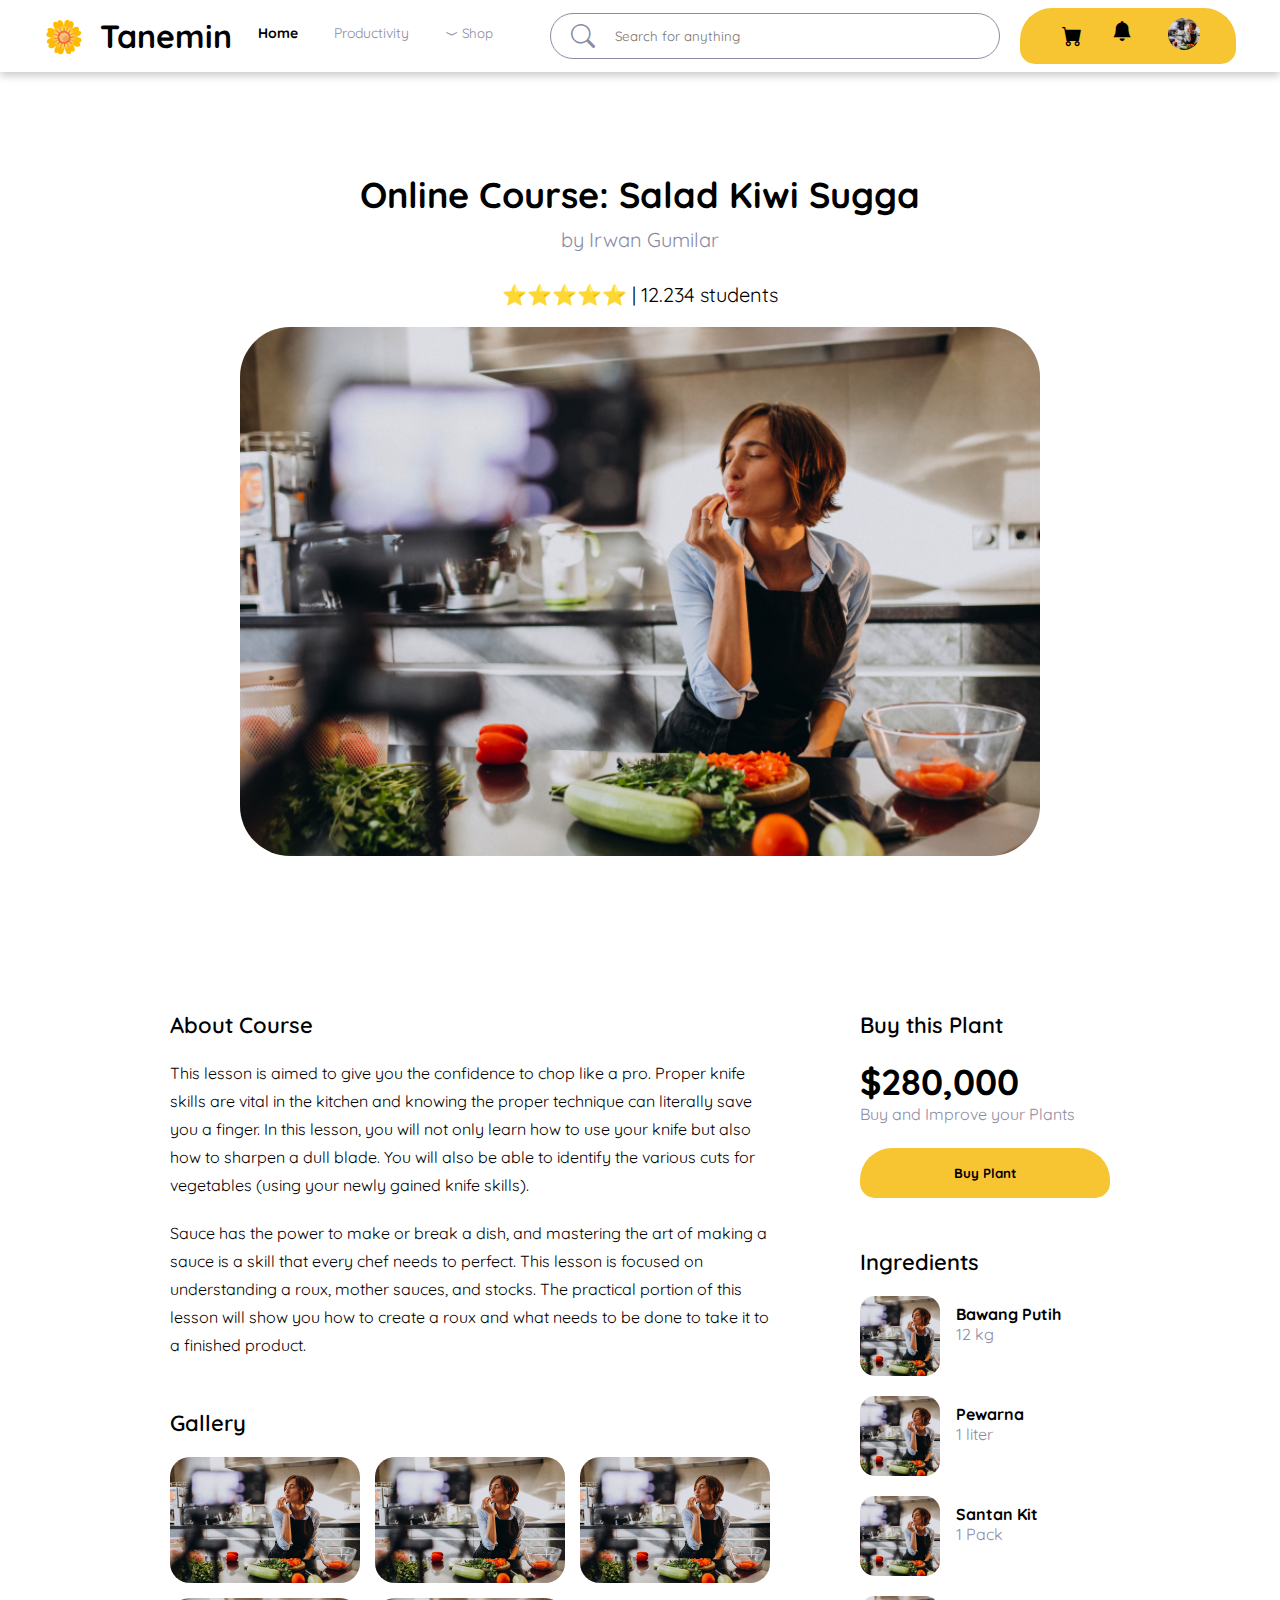
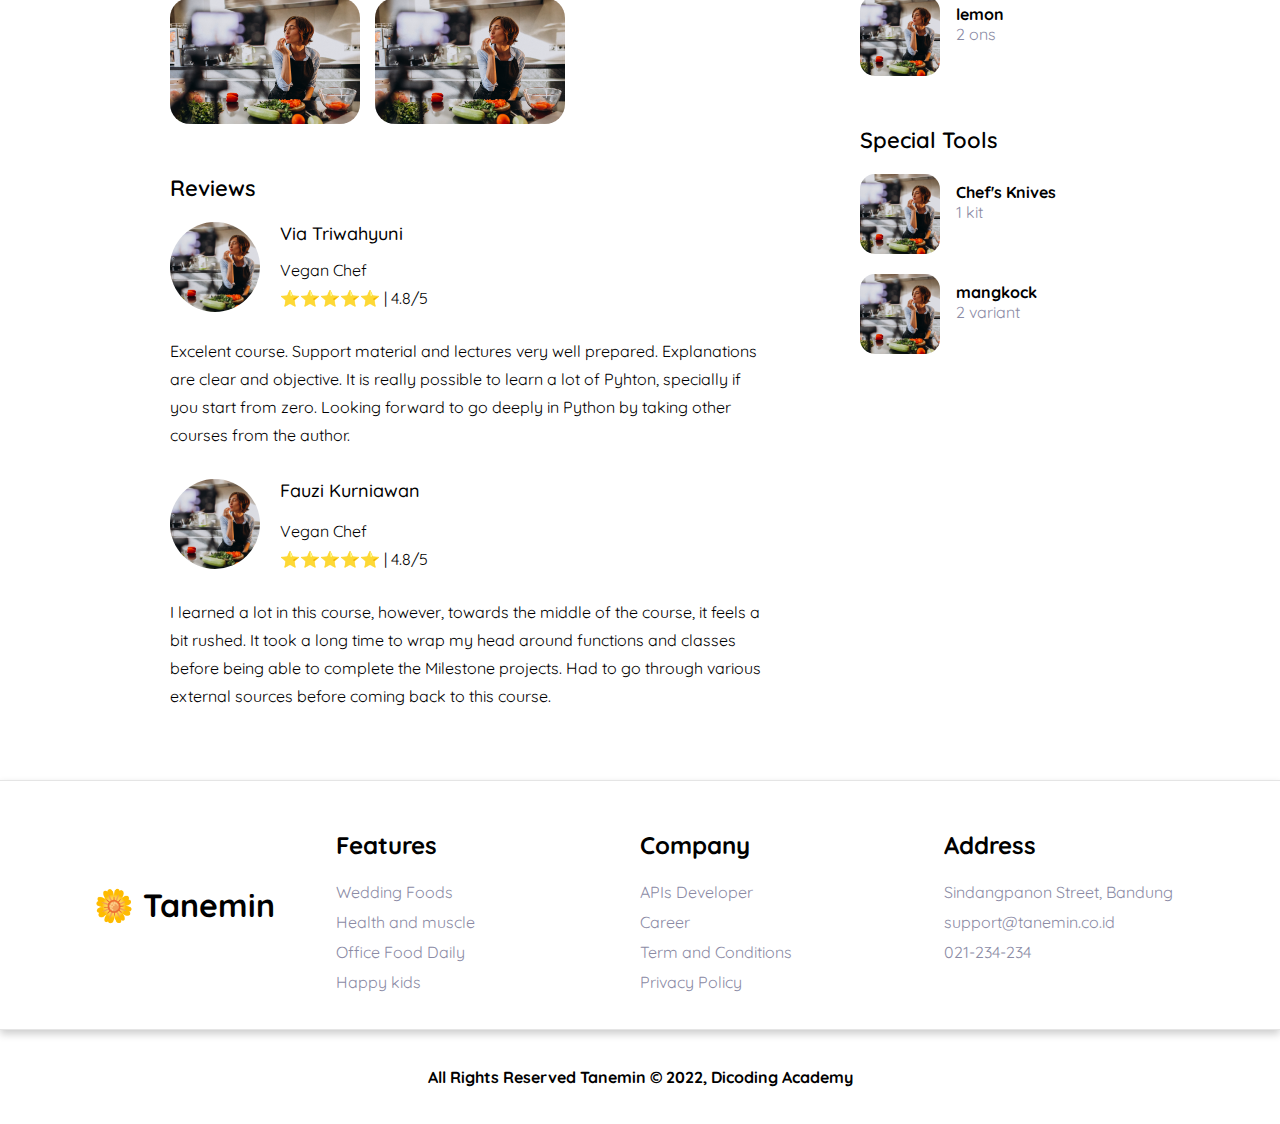
<file: Detail/index.html>
<!DOCTYPE html>
<html lang="en">

<head>
    <meta charset="UTF-8">
    <meta http-equiv="X-UA-Compatible" content="IE=edge">
    <meta name="viewport" content="width=device-width, initial-scale=1.0" />
    <title>Document</title>
    <link href="https://fonts.googleapis.com/css2?family=Quicksand:wght@300;400;500;700&display=swap"
        rel="stylesheet" />

    <link rel="stylesheet" href="https://cdn.jsdelivr.net/npm/bootstrap-icons@1.8.3/font/bootstrap-icons.css">
    <link rel="stylesheet" href="../Nav and Footer/style.css">
    <link rel="stylesheet" href="../Nav and Footer/responsives.css">
    <link rel="stylesheet" href="./style.css">
    <link rel="stylesheet" href="./responsives.css">
</head>

<body>
    <header class="nav-bar">
        <div class="nav-hamburger">
            <button id="btnHamburger"><i class="bi bi-list" style="font-size: 30px;"></i></button>
        </div>
        <div class="nav-logo">
            <h1>🌼</h1>
            <h1 class="company-name">Tanemin</h1>
        </div>
        <div class="nav-menu">

            <div class="nav-list" id="navList">
                <a href="" class="nav-item active">Home</a>
                <a href="" class="nav-item">Productivity</a>
                <div class="nav-item">
                    <button id="btnShop">
                        <i class="bi bi-chevron-compact-down" style=" color: #8B8BA5;"></i> Shop
                    </button>
                    <div id="dropdownShop" class="dropdown-shop">
                        <a href="" class="shop-item">
                            <p><i class="bi bi-cart-plus"></i></p>
                            <p>Shop Now</p>
                            <p><i class="bi bi-chevron-compact-right"></i></p>
                        </a>
                        <a href="" class="shop-item">
                            <p><i class="bi bi-stars"></i></p>
                            <p>Best Plant</p>
                            <p><i class="bi bi-chevron-compact-right"></i></p>
                        </a>
                        <a href="" class="shop-item">
                            <p><i class="bi bi-people"></i></p>
                            <p>Recomendations For You</p>
                            <p><i class="bi bi-chevron-compact-right"></i></p>
                        </a>
                        <button class="shop-item" id="btnShop">
                            <p><i class="bi bi-filter"></i></p>
                            <p>Shop Filter</p>
                            <p><i class="bi bi-chevron-compact-right"></i></p>
                        </button>
                    </div>
                </div>
            </div>
            <div class="nav-search">
                <i class="bi bi-search" style="font-size: 24px; color: #8B8BA5;"></i>
                <input type="text" placeholder="Search for anything">
            </div>
            <div class="nav-list-button">
                <div class="btn-border">
                    <button>
                        <i class="bi bi-cart-fill" style="font-size: 20px; color: black;"></i>
                    </button>
                    <div class="btn-notification">
                        <button id="btnNotification">
                            <i class="bi bi-bell-fill" style="font-size: 20px; color: black;"></i>
                        </button>
                        <div id="dropdownNotification" class="dropdown-notification">
                            <div class="nav-notification-header">
                                <h2>Notifications</h2>
                                <button>Settings</button>
                            </div>
                            <hr>
                            <div class="nav-notification-content">
                                <p>No Notifications</p>
                            </div>
                        </div>
                    </div>
                    <div class="btn-profile">
                        <button id="btnProfile">
                            <img src="./../Detail/assets/main poster.png" alt="">
                        </button>
                        <div id="dropdownProfile" class="dropdown-profile">
                            <div class="profile-card">
                                <img src="./../Detail/assets/main poster.png" alt="">
                                <div id="dropdownProfile" class="profile-account">
                                    <p class="profile-name">Irwan Gumilar</p>
                                    <p>irwan@tanemin.co.id</p>
                                </div>
                            </div>
                            <hr>
                            <a href="">My Profile</a>
                            <a href="">Cart</a>
                            <a href="">Notifications</a>
                            <hr>
                            <a href="">Setting</a>
                            <a href="">About</a>
                            <hr>
                            <a href="">Logout</a>
                        </div>

                    </div>
                </div>
            </div>
        </div>
    </header>
    <main>
        <div class="detail-container">
            <div class="detail-header">
                <h2 class="item-name">Online Course: Salad Kiwi Sugga</h2>
                <p class="item-author">by Irwan Gumilar</p>
                <p class="item-review">⭐️⭐️⭐️⭐️⭐️ | 12.234 students</p>
                <img src="./assets/main poster.png" alt="Cooking master">

            </div>
            <div class="detail-content">
                <div class="detail-information">
                    <h3>About Course</h3>
                    <p>This lesson is aimed to give you the confidence to chop like a pro. Proper knife skills are
                        vital in the kitchen and knowing the proper technique can literally save you a finger. In
                        this lesson, you will not only learn how to use your knife but also how to sharpen a dull
                        blade. You will also be able to identify the various cuts for vegetables (using your newly
                        gained knife skills).</p>
                    <br>
                    <p>Sauce has the power to make or break a dish, and mastering the art of making a sauce is a
                        skill that every chef needs to perfect. This lesson is focused on understanding a roux,
                        mother sauces, and stocks. The practical portion of this lesson will show you how to create
                        a roux and what needs to be done to take it to a finished product.</p>

                    <h3>Gallery</h3>
                    <div class="detail-galery">
                        <img src="./assets/main poster.png" alt="">
                        <img src="./assets/main poster.png" alt="">
                        <img src="./assets/main poster.png" alt="">
                        <img src="./assets/main poster.png" alt="">
                        <img src="./assets/main poster.png" alt="">
                    </div>
                    <h3>Reviews</h3>
                    <ul class="detail-review">
                        <li class="item-review">
                            <div class="review-account">
                                <img src="./assets/main poster.png" alt="">
                                <div class="account-detail">
                                    <h4>Via Triwahyuni</h4>
                                    <p class="label">Vegan Chef</p>
                                    <p>⭐️⭐️⭐️⭐️⭐️ | 4.8/5</p>
                                </div>
                            </div>
                            <p>Excelent course. Support material and lectures very well prepared. Explanations
                                are clear and objective. It is really possible to learn a lot of Pyhton,
                                specially if you start from zero. Looking forward to go deeply in Python by
                                taking other courses from the author.
                            </p>
                        </li>
                        <li class="item-review">
                            <div class="review-account">
                                <div class="review-photo"><img src="./assets/main poster.png" alt=""></div>
                                <div class="account-detail">
                                    <h4>Fauzi Kurniawan</h4>
                                    <p class="label">Vegan Chef</p>
                                    <p>⭐️⭐️⭐️⭐️⭐️ | 4.8/5</p>
                                </div>
                            </div>
                            <p>I learned a lot in this course, however, towards the middle of the course, it
                                feels a bit rushed. It took a long time to wrap my head around functions and
                                classes before being able to complete the Milestone projects. Had to go through
                                various external sources before coming back to this course.
                            </p>
                        </li>
                    </ul>

                </div>
                <div class="detail-transaction">
                    <form action="">
                        <h3>Buy this Plant</h3>
                        <p class="price">$280,000</p>
                        <p class="label">Buy and Improve your Plants</p>
                        <button>Buy Plant</button>
                    </form>
                    <div class="ingredients">
                        <h3>Ingredients</h3>
                        <ul class="transaction-additional">
                            <li class="additional-item">
                                <img src="./assets/main poster.png" alt="">
                                <div class="additional-details">
                                    <h4>Bawang Putih</h4>
                                    <p class="label">12 kg</p>
                                </div>
                            </li>
                            <li class="additional-item">
                                <img src="./assets/main poster.png" alt="">
                                <div class="additional-details">
                                    <h4>Pewarna</h4>
                                    <p class="label">1 liter</p>
                                </div>
                            </li>
                            <li class="additional-item">
                                <img src="./assets/main poster.png" alt="">
                                <div class="additional-details">
                                    <h4>Santan Kit</h4>
                                    <p class="label">1 Pack</p>
                                </div>
                            </li>
                            <li class="additional-item">
                                <img src="./assets/main poster.png" alt="">
                                <div class="additional-details">
                                    <h4>lemon</h4>
                                    <p class="label">2 ons</p>
                                </div>
                            </li>
                        </ul>
                    </div>
                    <div class="tools">
                        <h3>Special Tools</h3>
                        <ul class="transaction-additional">
                            <li class="additional-item">
                                <img src="./assets/main poster.png" alt="">
                                <div class="additional-details">
                                    <h4>Chef's Knives</h4>
                                    <p class="label">1 kit</p>
                                </div>
                            </li>
                            <li class="additional-item">
                                <img src="./assets/main poster.png" alt="">
                                <div class="additional-details">
                                    <h4>mangkock</h4>
                                    <p class="label">2 variant</p>
                                </div>
                            </li>
                        </ul>
                    </div>
                </div>
            </div>

        </div>
    </main>
    <footer class="footer">
        <div class="footer-content">
            <div class="footer-logo">
                <h1>🌼 Tanemin</h1>
            </div>
            <div class="footer-features">
                <h2 class="footer-title">Features</h2>
                <div class="footer-list">
                    <a href="" class="footer-item">Wedding Foods</a>
                    <a href="" class="footer-item active">Health and muscle</a>
                    <a href="" class="footer-item">Office Food Daily</a>
                    <a href="" class="footer-item">Happy kids</a>
                </div>
            </div>
            <div class="footer-company">
                <h2 class="footer-title">Company</h2>
                <div class="footer-list">
                    <a href="" class="footer-item">APIs Developer</a>
                    <a href="" class="footer-item">Career</a>
                    <a href="" class="footer-item">Term and Conditions</a>
                    <a href="" class="footer-item">Privacy Policy</a>
                </div>
                </h2>
            </div>
            <div class="footer-address">
                <h2 class="footer-title">Address</h2>
                <p>Sindangpanon Street, Bandung</p>
                <p>support@tanemin.co.id</p>
                <p>021-234-234</p>
            </div>
        </div>
        <div class="footer-copyright">All Rights Reserved Tanemin &#169; 2022, Dicoding Academy</div>
    </footer>
    <script>
        const btnshop = document.querySelector('#btnShop');
        const btnnotif = document.querySelector('#btnNotification');
        const btnprofile = document.querySelector('#btnProfile');
        const btnHamburger = document.querySelector('#btnHamburger')


        const dropdownShop = document.querySelector('#dropdownShop')
        const dropdownNotification = document.querySelector('#dropdownNotification')
        const dropdownProfile = document.querySelector('#dropdownProfile')
        const navlist = document.querySelector('#navList')

        const main = document.querySelector('main');


        btnshop.addEventListener('click', (event) => {
            event.preventDefault()
            dropdownShop.classList = 'dropdown-shop-active';
            dropdownNotification.classList = 'dropdown-notification';
            dropdownProfile.classList = 'dropdown-profile';
        })
        btnnotif.addEventListener('click', (event) => {
            event.preventDefault()
            dropdownShop.classList = 'dropdown-shop';
            dropdownNotification.classList = 'dropdown-notification-active';
            dropdownProfile.classList = 'dropdown-profile';
        })
        btnprofile.addEventListener('click', (event) => {
            event.preventDefault()

            dropdownShop.classList = 'dropdown-shop';
            dropdownNotification.classList = 'dropdown-notification';
            dropdownProfile.classList = 'dropdown-profile-active';
        })
        btnHamburger.addEventListener('click', (event) => {
            event.preventDefault()
            navlist.classList.add('active')
        })


        main.addEventListener('click', (event) => {
            event.preventDefault()
            dropdownShop.classList = 'dropdown-shop';
            dropdownNotification.classList = 'dropdown-notification';
            dropdownProfile.classList = 'dropdown-profile';
            navlist.classList.remove('active')
        })

    </script>
</body>

</html>
</file>
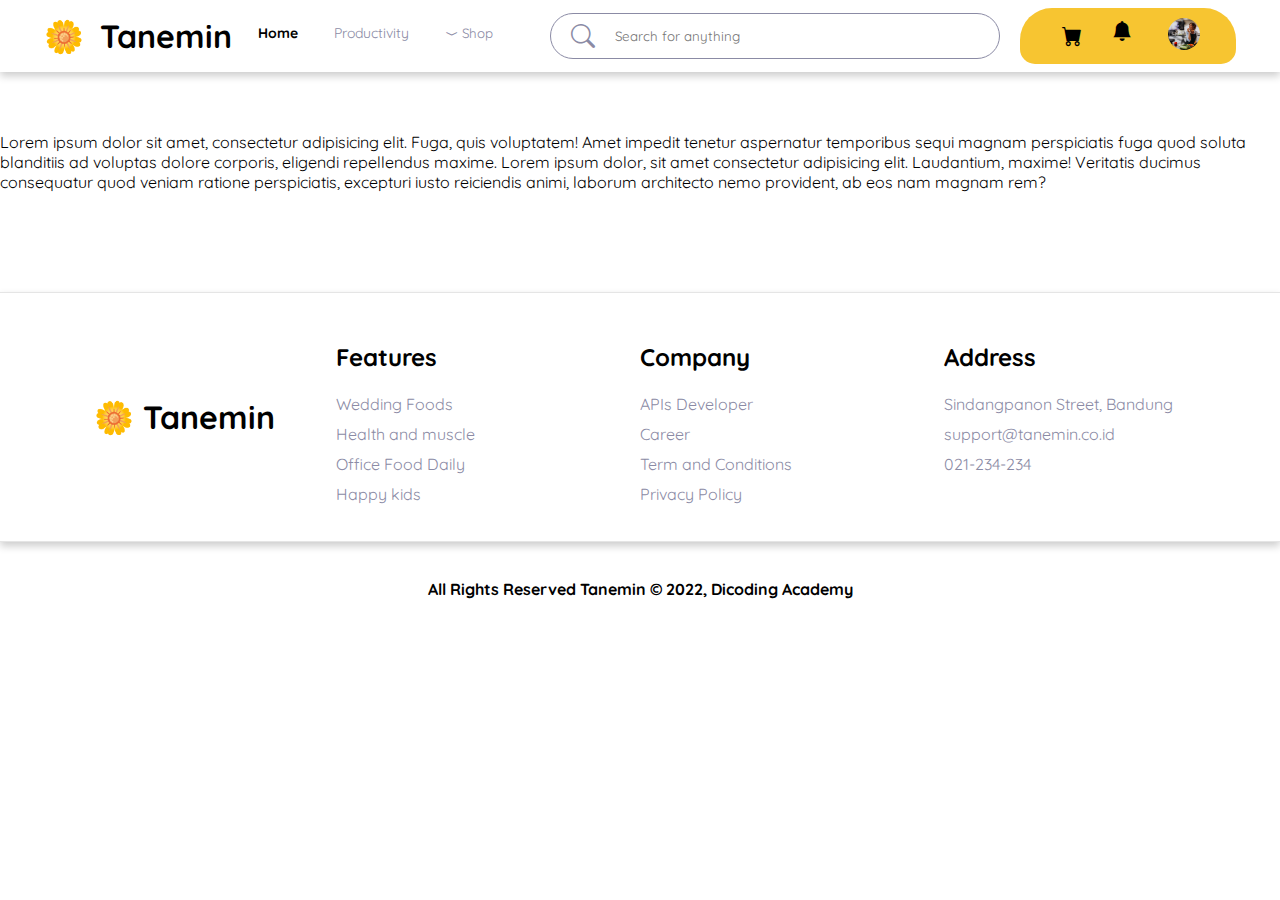
<file: Nav and Footer/index.html>
<!DOCTYPE html>
<html lang="en">

<head>
    <meta charset="UTF-8">
    <meta http-equiv="X-UA-Compatible" content="IE=edge">
    <meta name="viewport" content="width=device-width, initial-scale=1.0" />
    <title>Document</title>
    <link href="https://fonts.googleapis.com/css2?family=Quicksand:wght@300;400;500;700&display=swap"
        rel="stylesheet" />

    <link rel="stylesheet" href="style.css">
    <link rel="stylesheet" href="responsives.css">

    <link rel="stylesheet" href="https://cdn.jsdelivr.net/npm/bootstrap-icons@1.8.3/font/bootstrap-icons.css">
</head>

<body>
    <header class="nav-bar">
        <div class="nav-hamburger">
            <button id="btnHamburger"><i class="bi bi-list" style="font-size: 30px;"></i></button>
        </div>
        <div class="nav-logo">
            <h1>🌼</h1>
            <h1 class="company-name">Tanemin</h1>
        </div>
        <div class="nav-menu">

            <div class="nav-list" id="navList">
                <a href="" class="nav-item active">Home</a>
                <a href="" class="nav-item">Productivity</a>
                <div class="nav-item">
                    <button id="btnShop">
                        <i class="bi bi-chevron-compact-down" style=" color: #8B8BA5;"></i> Shop
                    </button>
                    <div id="dropdownShop" class="dropdown-shop">
                        <a href="" class="shop-item">
                            <p><i class="bi bi-cart-plus"></i></p>
                            <p>Shop Now</p>
                            <p><i class="bi bi-chevron-compact-right"></i></p>
                        </a>
                        <a href="" class="shop-item">
                            <p><i class="bi bi-stars"></i></p>
                            <p>Best Plant</p>
                            <p><i class="bi bi-chevron-compact-right"></i></p>
                        </a>
                        <a href="" class="shop-item">
                            <p><i class="bi bi-people"></i></p>
                            <p>Recomendations For You</p>
                            <p><i class="bi bi-chevron-compact-right"></i></p>
                        </a>
                        <button class="shop-item" id="btnShop">
                            <p><i class="bi bi-filter"></i></p>
                            <p>Shop Filter</p>
                            <p><i class="bi bi-chevron-compact-right"></i></p>
                        </button>
                    </div>
                </div>
            </div>
            <div class="nav-search">
                <i class="bi bi-search" style="font-size: 24px; color: #8B8BA5;"></i>
                <input type="text" placeholder="Search for anything">
            </div>
            <div class="nav-list-button">
                <div class="btn-border">
                    <button>
                        <i class="bi bi-cart-fill" style="font-size: 20px; color: black;"></i>
                    </button>
                    <div class="btn-notification">
                        <button id="btnNotification">
                            <i class="bi bi-bell-fill" style="font-size: 20px; color: black;"></i>
                        </button>
                        <div id="dropdownNotification" class="dropdown-notification">
                            <div class="nav-notification-header">
                                <h2>Notifications</h2>
                                <button>Settings</button>
                            </div>
                            <hr>
                            <div class="nav-notification-content">
                                <p>No Notifications</p>
                            </div>
                        </div>
                    </div>
                    <div class="btn-profile">
                        <button id="btnProfile">
                            <img src="./../Detail/assets/main poster.png" alt="">
                        </button>
                        <div id="dropdownProfile" class="dropdown-profile">
                            <div class="profile-card">
                                <img src="./../Detail/assets/main poster.png" alt="">
                                <div id="dropdownProfile" class="profile-account">
                                    <p class="profile-name">Irwan Gumilar</p>
                                    <p>irwan@tanemin.co.id</p>
                                </div>
                            </div>
                            <hr>
                            <a href="">My Profile</a>
                            <a href="">Cart</a>
                            <a href="">Notifications</a>
                            <hr>
                            <a href="">Setting</a>
                            <a href="">About</a>
                            <hr>
                            <a href="">Logout</a>
                        </div>

                    </div>
                </div>
            </div>
        </div>
    </header>
    <main>
        <br>
        <br>
        <br>
        <p>Lorem ipsum dolor sit amet, consectetur adipisicing elit. Fuga, quis voluptatem! Amet impedit tenetur
            aspernatur temporibus sequi magnam perspiciatis fuga quod soluta blanditiis ad voluptas dolore corporis,
            eligendi repellendus maxime.
            Lorem ipsum dolor, sit amet consectetur adipisicing elit. Laudantium, maxime! Veritatis ducimus consequatur
            quod veniam ratione perspiciatis, excepturi iusto reiciendis animi, laborum architecto nemo provident, ab
            eos nam magnam rem?
        </p>
        <br>
        <br>
        <br>
    </main>
    <footer class="footer">
        <div class="footer-content">
            <div class="footer-logo">
                <h1>🌼 Tanemin</h1>
            </div>
            <div class="footer-features">
                <h2 class="footer-title">Features</h2>
                <div class="footer-list">
                    <a href="" class="footer-item">Wedding Foods</a>
                    <a href="" class="footer-item active">Health and muscle</a>
                    <a href="" class="footer-item">Office Food Daily</a>
                    <a href="" class="footer-item">Happy kids</a>
                </div>
            </div>
            <div class="footer-company">
                <h2 class="footer-title">Company</h2>
                <div class="footer-list">
                    <a href="" class="footer-item">APIs Developer</a>
                    <a href="" class="footer-item">Career</a>
                    <a href="" class="footer-item">Term and Conditions</a>
                    <a href="" class="footer-item">Privacy Policy</a>
                </div>
                </h2>
            </div>
            <div class="footer-address">
                <h2 class="footer-title">Address</h2>
                <p>Sindangpanon Street, Bandung</p>
                <p>support@tanemin.co.id</p>
                <p>021-234-234</p>
            </div>
        </div>
        <div class="footer-copyright">All Rights Reserved Tanemin &#169; 2022, Dicoding Academy</div>
    </footer>
    <script>
        const btnshop = document.querySelector('#btnShop');
        const btnnotif = document.querySelector('#btnNotification');
        const btnprofile = document.querySelector('#btnProfile');
        const btnHamburger = document.querySelector('#btnHamburger')


        const dropdownShop = document.querySelector('#dropdownShop')
        const dropdownNotification = document.querySelector('#dropdownNotification')
        const dropdownProfile = document.querySelector('#dropdownProfile')
        const navlist = document.querySelector('#navList')

        const main = document.querySelector('main');


        btnshop.addEventListener('click', (event) => {
            event.preventDefault()
            dropdownShop.classList = 'dropdown-shop-active';
            dropdownNotification.classList = 'dropdown-notification';
            dropdownProfile.classList = 'dropdown-profile';
        })
        btnnotif.addEventListener('click', (event) => {
            event.preventDefault()
            dropdownShop.classList = 'dropdown-shop';
            dropdownNotification.classList = 'dropdown-notification-active';
            dropdownProfile.classList = 'dropdown-profile';
        })
        btnprofile.addEventListener('click', (event) => {
            event.preventDefault()

            dropdownShop.classList = 'dropdown-shop';
            dropdownNotification.classList = 'dropdown-notification';
            dropdownProfile.classList = 'dropdown-profile-active';
        })
        btnHamburger.addEventListener('click', (event) => {
            event.preventDefault()
            navlist.classList.add('active')
        })


        main.addEventListener('click', (event) => {
            event.preventDefault()
            dropdownShop.classList = 'dropdown-shop';
            dropdownNotification.classList = 'dropdown-notification';
            dropdownProfile.classList = 'dropdown-profile';
            navlist.classList.remove('active')
        })

    </script>

</body>

</html>
</file>
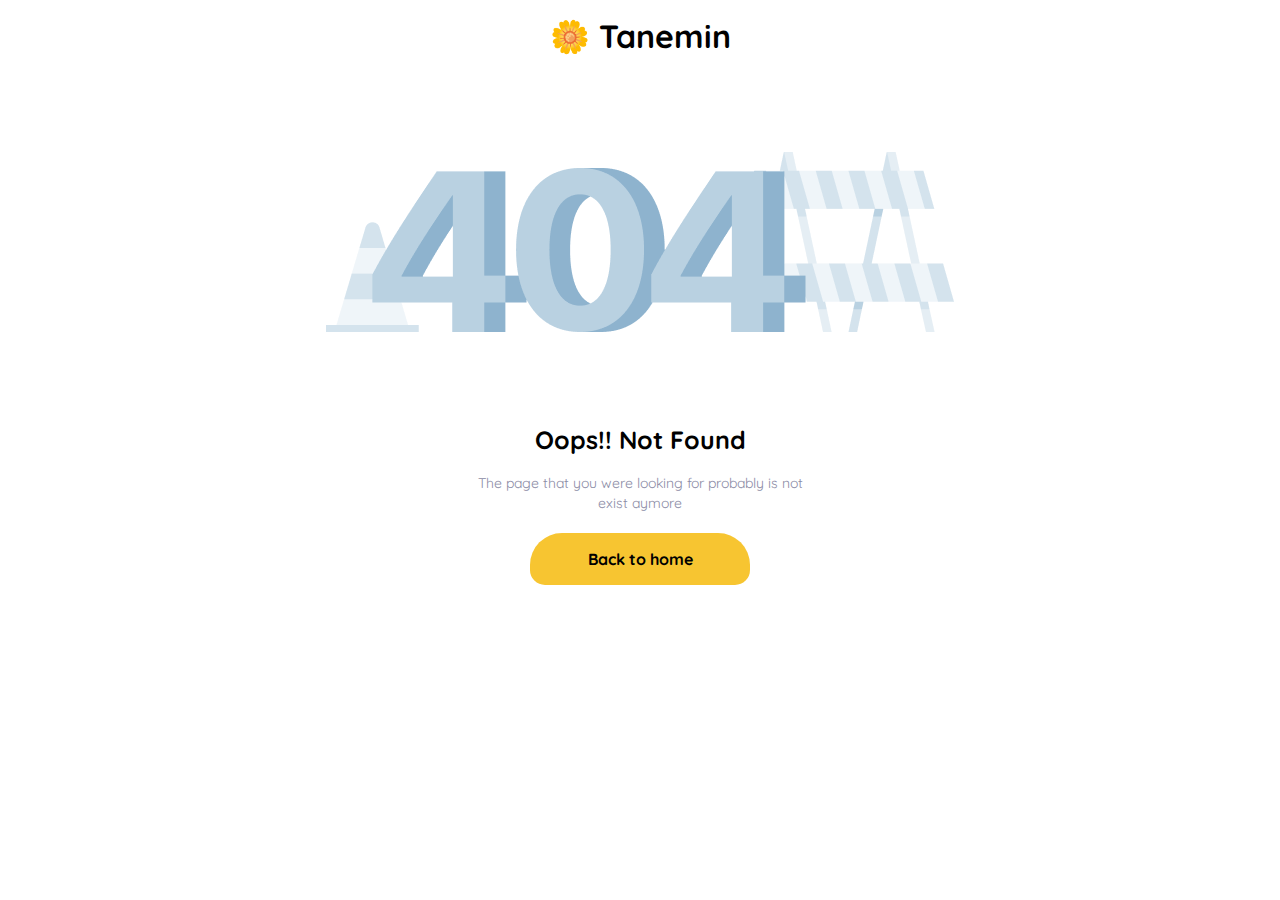
<file: Not Found Page/index.html>
<!DOCTYPE html>
<html lang="en">

<head>
    <meta charset="UTF-8">
    <meta http-equiv="X-UA-Compatible" content="IE=edge">
    <meta name="viewport" content="width=device-width, initial-scale=1.0" />
    <title>Document</title>
    <link href="https://fonts.googleapis.com/css2?family=Quicksand:wght@300;400;500;700&display=swap"
        rel="stylesheet" />

    <link rel="stylesheet" href="style.css">
</head>

<body>
    <header>
        <h1 class="logo-text">🌼 Tanemin</h1>
    </header>
    <main>
        <div class="dangger-container">
            <img src="assets/404.png" class="dangger-image" alt="Not Found">
            <div class="dangger-text">
                <h2 class="dangger-title">Oops!! Not Found</h2>
                <p>The page that you were looking for probably is not exist aymore</p>
            </div>
            <a href="#" class="btn-style">Back to home</a>
        </div>
    </main>
</body>

</html>
</file>
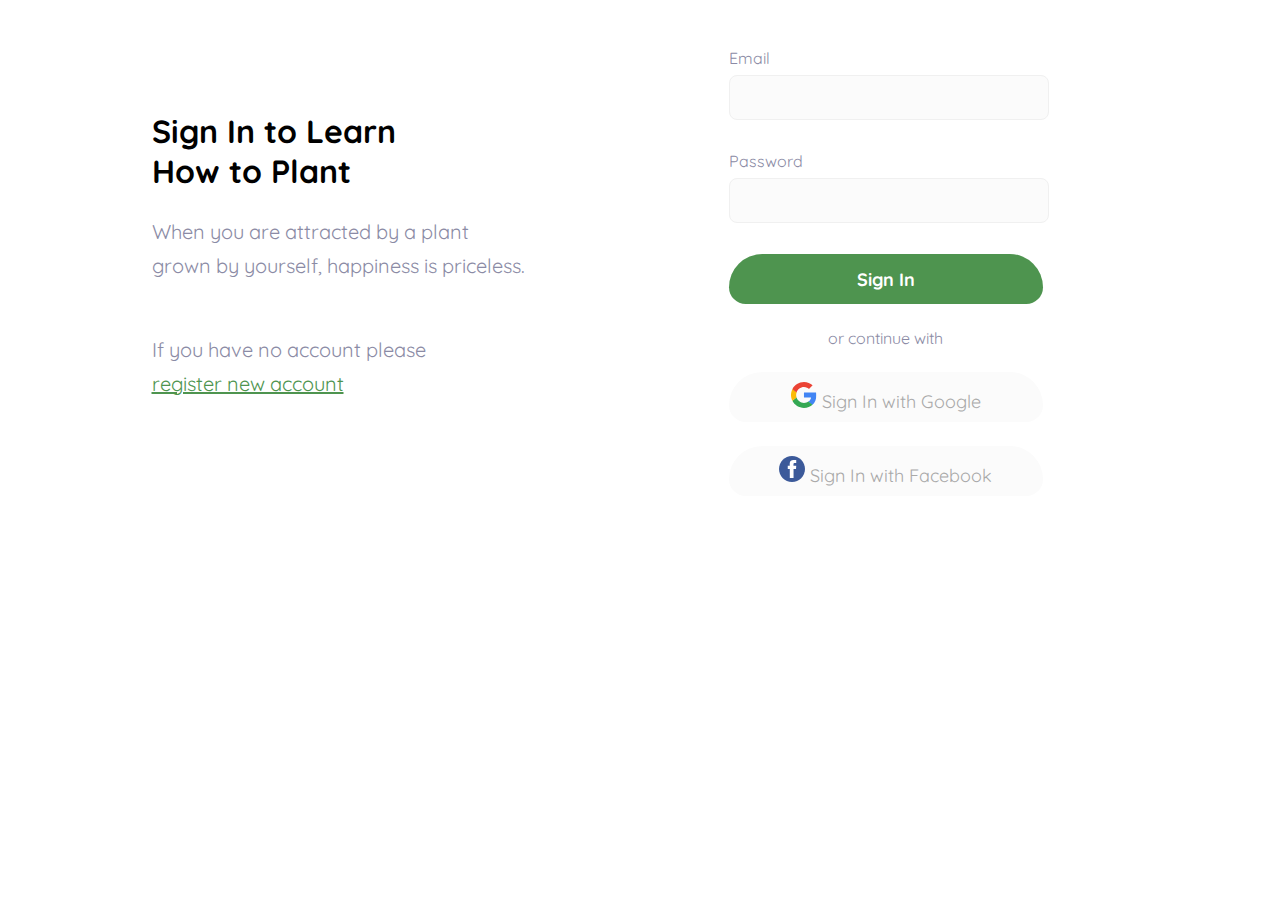
<file: Login and Register/login.html>
<!DOCTYPE html>
<html lang="en">

<head>
    <meta charset="UTF-8">
    <meta http-equiv="X-UA-Compatible" content="IE=edge">
    <meta name="viewport" content="width=device-width, initial-scale=1.0">
    <link rel="stylesheet" href="assets/style.css">
    <link rel="stylesheet" href="assets/responsive.css">
    <title>Login Page</title>
</head>

<body>
    <div class="container">
        <div class="text-hero">
            <h1>
                Sign In to Learn <br>
                How to Plant
            </h1>
            <p>
                When you are attracted by a plant grown
                by yourself, happiness is priceless.
            </p>
            <div class="link">If you have no account please <br> <a href="#">register new account</a>
            </div>
        </div>
        <main>
            <div class="form">
                <form>
                    <div class="form-group">
                        <label class="control-label">Email</label> <br>
                        <input class="form-control" name="email" id="email" type="email">
                    </div>
                    <div class="form-group">
                        <label class="control-label">Password</label><br>
                        <input class="form-control" name="password" id="password" type="password">
                    </div>
                    <button class="secondary">Sign In</button>
                    <p class="text-or">or continue with </p>
                    <button class="btn-google"><img src="assets/images/google.svg" alt=""> Sign In with
                        Google</button><br>
                    <button class="btn-fb"><img src="assets/images/fb.svg" alt=""> Sign In with Facebook</button>
                </form>
            </div>
        </main>
    </div>
</body>

</html>
</file>
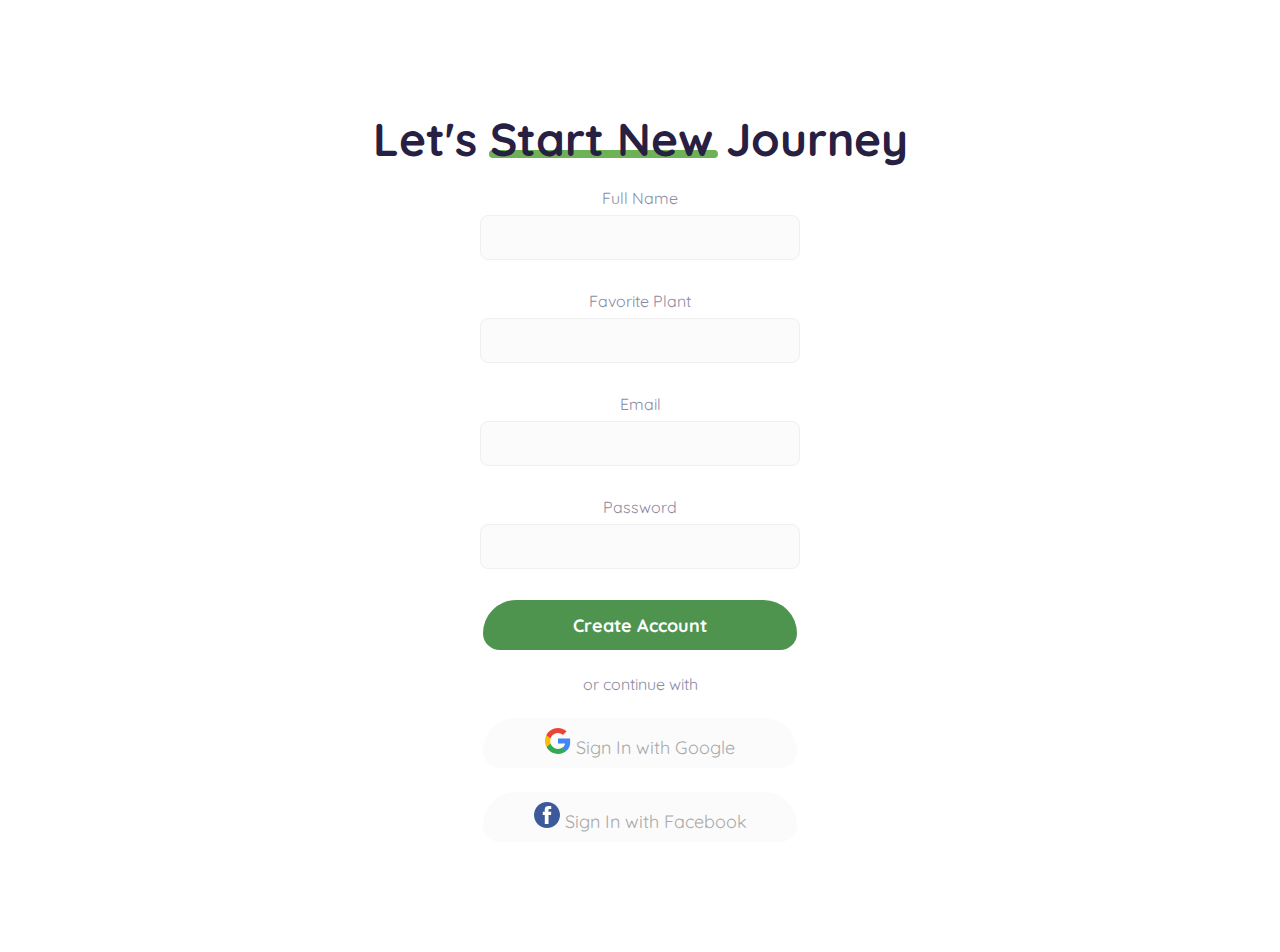
<file: Login and Register/register.html>
<!DOCTYPE html>
<html lang="en">
<head>
    <meta charset="UTF-8">
    <meta http-equiv="X-UA-Compatible" content="IE=edge">
    <meta name="viewport" content="width=device-width, initial-scale=1.0">
    <link rel="stylesheet" href="assets/style.css">
    <title>Register Page</title>
</head>
<body>
    <main>
    <div class="register">
        <h1>Let's Start New Journey<div class="rectangle"></div></h1>
        
        <form action="" class="regis">
            <div class="form-group">
                <label class="control-label">Full Name</label> <br>
                <input class="form-control" name="fullname" id="fullname" type="text">
            </div>
            <div class="form-group">
                <label class="control-label">Favorite Plant</label> <br>
                <input class="form-control" name="favorite" id="favorite" type="text" >
            </div>
            <div class="form-group">
                <label class="control-label">Email</label> <br>
                <input class="form-control" name="email" id="email" type="email"  >
            </div>
            <div class="form-group">
                <label class="control-label">Password</label><br>
                <input class="form-control" name="password" id="password" type="password" >
            </div>
            <button class="secondary">Create Account</button>
            <p class="text-or2">or continue with </p>
            <button class="btn-google"><img src="assets/images/google.svg" alt=""> Sign In with Google</button><br>
            <button class="btn-fb"><img src="assets/images/fb.svg" alt=""> Sign In with Facebook</button>
        </form>
    </div>
    </main>
</body>
</html>
</file>
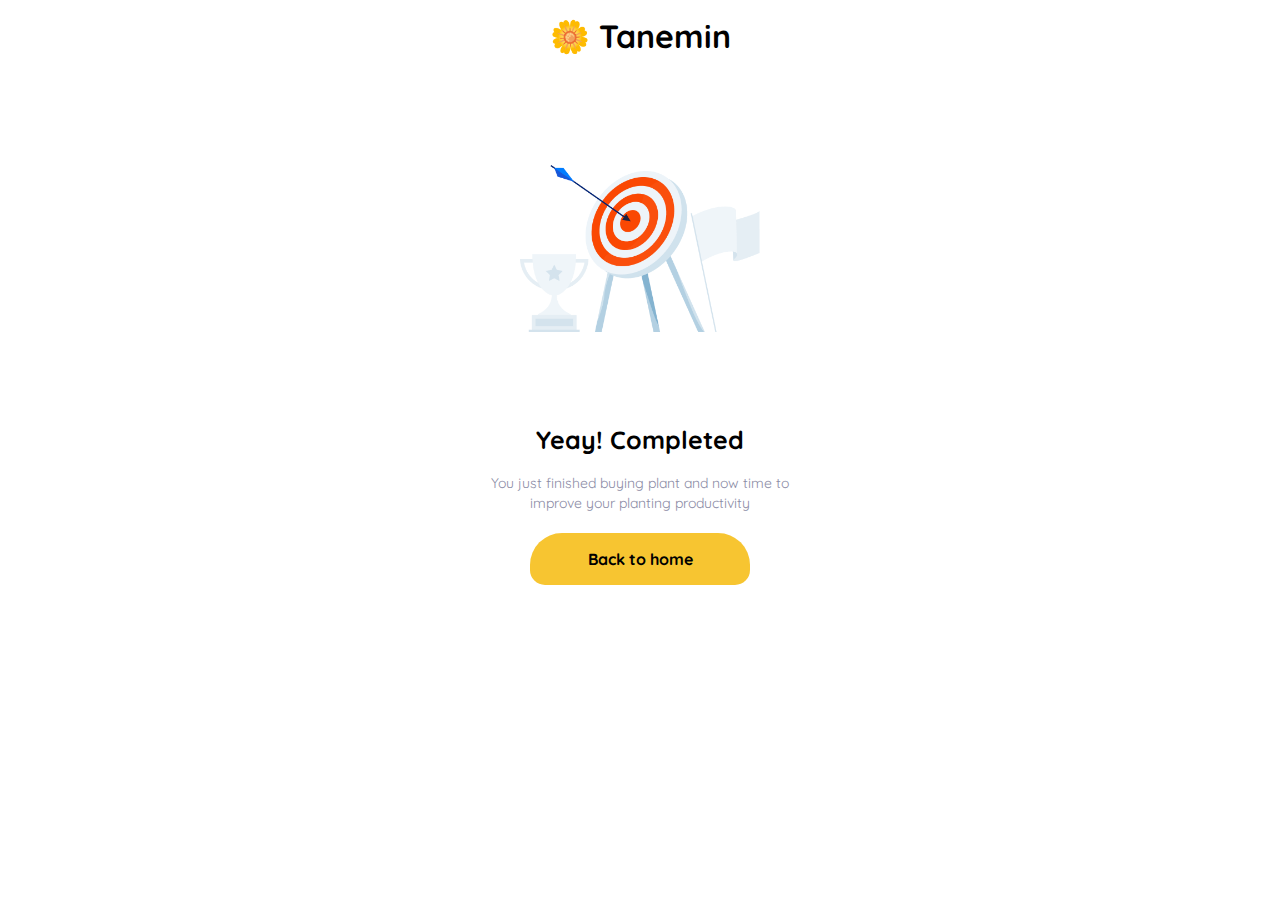
<file: Not Found Page/completed-page.html>
<!DOCTYPE html>
<html lang="en">

<head>
    <meta charset="UTF-8">
    <meta http-equiv="X-UA-Compatible" content="IE=edge">
    <meta name="viewport" content="width=device-width, initial-scale=1.0" />
    <title>Document</title>
    <link href="https://fonts.googleapis.com/css2?family=Quicksand:wght@300;400;500;700&display=swap"
        rel="stylesheet" />

    <link rel="stylesheet" href="style.css">
    <link rel="stylesheet" href="responsives.css">
</head>

<body>
    <header>
        <h1 class="logo-text">🌼 Tanemin</h1>
    </header>
    <main>
        <div class="dangger-container">
            <img src="assets/Scenes.png" class="dangger-image" alt="Completed Transaction">
            <div class="dangger-text">
                <h2 class="dangger-title">Yeay! Completed</h2>
                <p>You just finished buying plant and now time to improve your planting productivity</p>
            </div>
            <a href="#" class="btn-style">Back to home</a>
        </div>
    </main>
</body>

</html>
</file>
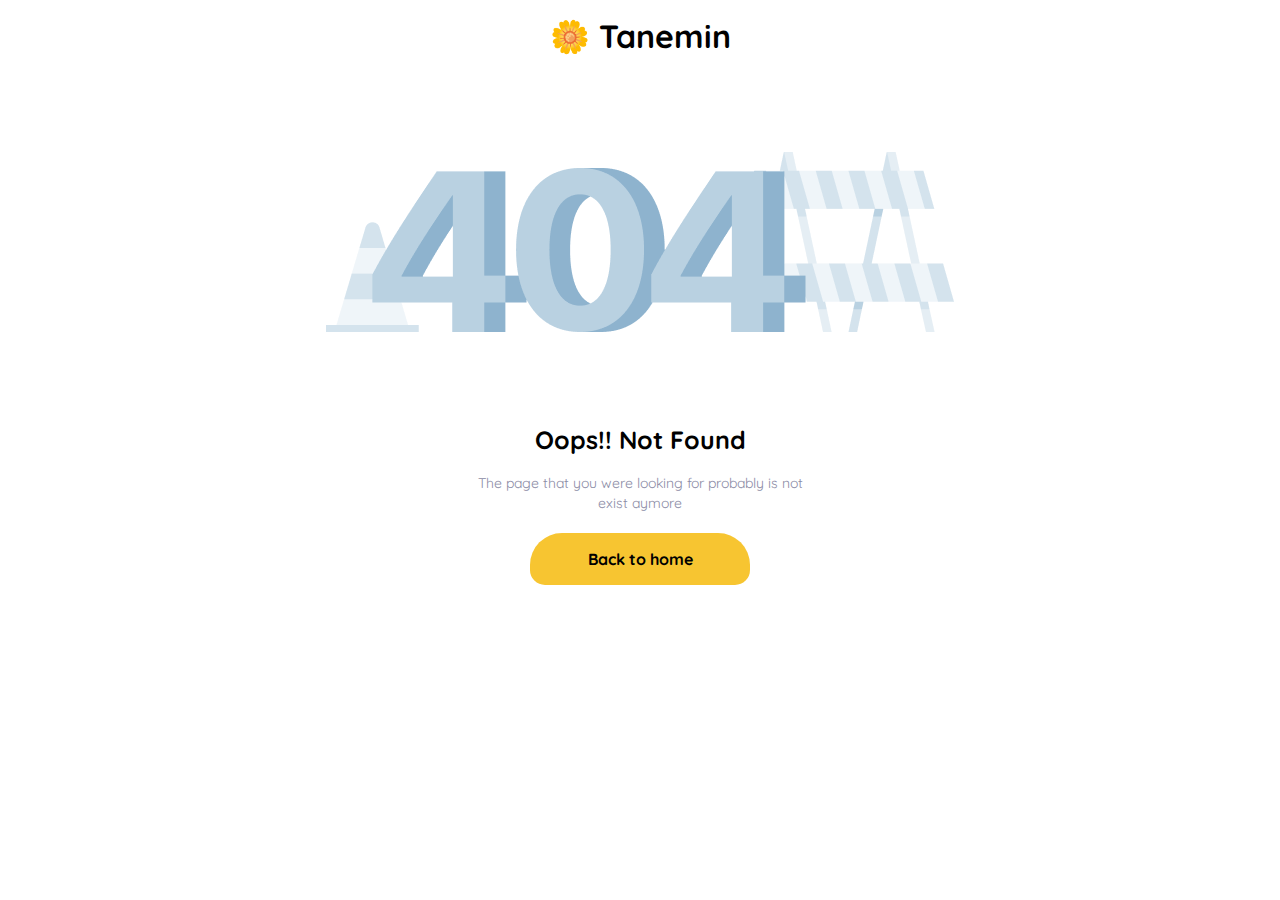
<file: Not Found Page/not-found-page.html>
<!DOCTYPE html>
<html lang="en">

<head>
    <meta charset="UTF-8">
    <meta http-equiv="X-UA-Compatible" content="IE=edge">
    <meta name="viewport" content="width=device-width, initial-scale=1.0" />
    <title>Document</title>
    <link href="https://fonts.googleapis.com/css2?family=Quicksand:wght@300;400;500;700&display=swap"
        rel="stylesheet" />

    <link rel="stylesheet" href="style.css">
</head>

<body>
    <header>
        <h1 class="logo-text">🌼 Tanemin</h1>
    </header>
    <main>
        <div class="dangger-container">
            <img src="assets/404.png" class="dangger-image" alt="Not Found page">
            <div class="dangger-text">
                <h2 class="dangger-title"> Oops!! Not Found</h2>
                <p>The page that you were looking for probably is not exist aymore</p>
            </div>
            <a href="#" class="btn-style">Back to home</button>
        </div>
    </main>
</body>

</html>
</file>
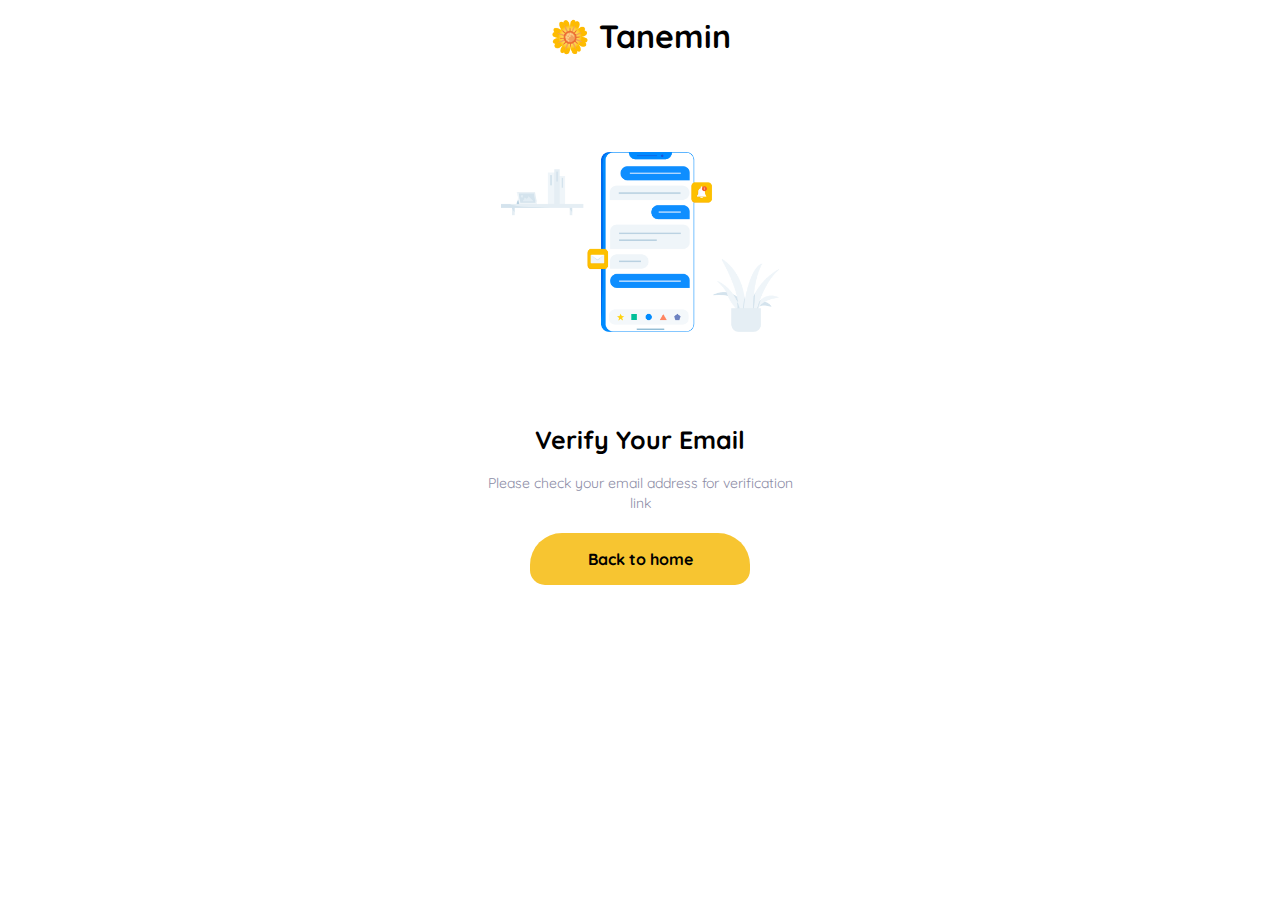
<file: Not Found Page/register-page.html>
<!DOCTYPE html>
<html lang="en">

<head>
    <meta charset="UTF-8">
    <meta http-equiv="X-UA-Compatible" content="IE=edge">
    <meta name="viewport" content="width=device-width, initial-scale=1.0" />
    <title>Document</title>
    <link href="https://fonts.googleapis.com/css2?family=Quicksand:wght@300;400;500;700&display=swap"
        rel="stylesheet" />

    <link rel="stylesheet" href="style.css">
    <link rel="stylesheet" href="responsives.css">
</head>

<body>
    <header>
        <h1 class="logo-text">🌼 Tanemin</h1>
    </header>
    <main>
        <div class="dangger-container">
            <img src="assets/Register.png" class="dangger-image" alt="Registration">
            <div class="dangger-text">
                <h2 class="dangger-title">Verify Your Email</h2>
                <p>Please check your email address for verification link</p>
            </div>
            <a href="#" class="btn-style">Back to home</a>
        </div>
    </main>
</body>

</html>
</file>
<file: Nav and Footer/style.css>
* {
    padding: 0;
    margin: 0;
    box-sizing: border-box;
    font-family: "Quicksand", sans-serif;
}

a, button {
    cursor: pointer;
    color: #8B8BA5;
    text-decoration: none;
    background-color: transparent;
    border: none;
}




.nav-bar {
    padding: 0 44px;
    display: grid;
    grid-template-columns:  auto 1fr;
    gap: 16px;
    box-shadow: 0 4px 8px 0 rgba(0, 0, 0, 0.2);
    height: 72px;
    /* background-color: red; */
    width: 100%;
}
.nav-bar .nav-hamburger {
    /* background-color: red; */
    display: none;
    margin: auto;
}
.nav-bar .nav-logo {
    margin: auto;
    display: grid;
    grid-template-columns: auto auto;
    gap: 16px;
    /* background-color: green; */
}

.nav-bar .nav-menu {
    display: grid;
    gap: 20px;
    grid-template-columns: auto 1fr auto;
    /* background-color: rebeccapurple; */
}
.nav-bar .nav-menu .nav-search {
    display: grid;
    grid-template-columns: auto 1fr;
    border: 1px solid #8B8BA5;
    height: 46px;
    margin: auto  0 auto auto;
    padding: 0 20px;
    /* background-color: aqua; */
    width: 100%;
    max-width: 450px;
    border-radius: 25px;
}
.nav-bar .nav-menu .nav-search i {
    margin: auto  0;
}
.nav-bar .nav-menu .nav-search input {
    border: none;
    outline: none;
    margin: 5px 20px;
}

.nav-bar .nav-menu .nav-list {
    display: grid;
    grid-template-columns:repeat(4, auto);
    gap: 16px;
    /* background-color: violet; */
    margin: auto 0px;
}
.nav-bar .nav-menu .nav-list .active {
    font-weight: 700;
    color: black;
}

.nav-bar .nav-menu .nav-list .nav-item {
    font-size: 14px;
    text-decoration: none;
    border: none;
    height: 44px;
    padding: 10px;
}

.nav-bar .nav-menu .nav-list .nav-item:hover {
    border-bottom: 5px solid #8B8BA5;
}

.nav-bar .nav-menu .nav-list .dropdown-shop {
    display: none;
}

.nav-bar .nav-menu .nav-list .dropdown-shop-active {
    position: absolute;
    background-color: white;
    left: 210px;
    top: 80px;
    box-shadow: 0 4px 8px 3px rgba(0, 0, 0, 0.2);
    border-radius: 5px;
    width: 300px;
    padding: 20px;
    z-index: 100;
    display: grid;
    text-align: center;
}
.dropdown-shop-active .shop-item{
    display: grid;
    grid-template-columns: auto 1fr auto;
    gap: 16px;
    padding: 16px 0;
    border-bottom: 1px solid #e5e5e5;
}


.nav-bar .nav-menu .nav-list-button {
    display: grid;
    margin: auto 0;
    grid-template-columns: repeat(3, auto);
}

.nav-bar .nav-menu .nav-list-button button{
    padding: 0 12px;
} 
.nav-bar .nav-menu .nav-list-button .btn-border {
    background-color: #F7C531;
    display: grid;
    grid-template-columns: repeat(3, 1fr);
    padding: 10px 24px;
    border-radius: 32px 32px 15px 15px;
}
.nav-bar .nav-menu .nav-list-button button  img{
    width: 32px;
    height: 32px;
    object-fit: cover;
    object-position: center;
    border-radius: 100%;
} 
.nav-bar .nav-menu .btn-notification .dropdown-notification {
    display: none;
}

.nav-bar .nav-menu .btn-notification .dropdown-notification-active {
    position: absolute;
    background-color: white;
    right: 24px;
    top: 80px;
    box-shadow: 0 4px 8px 3px rgba(0, 0, 0, 0.2);
    line-height: 32px;
    border-radius: 5px;
    width: 300px;
    padding: 20px;
    z-index: 100;
}

.dropdown-notification-active .nav-notification-header {
    display: grid;
    grid-template-columns: 1fr auto;
}

.nav-bar .nav-menu .nav-list-button  .dropdown-profile {
    display: none;
}

.nav-bar .nav-menu .nav-list-button  .dropdown-profile-active {
    position: absolute;
    background-color: white;
    right: 24px;
    top: 80px;
    font-weight: 500;
    display: grid;
    grid-template-columns: 1fr;
    width: 300px;
    padding: 20px;
    box-shadow: 0 4px 8px 3px rgba(0, 0, 0, 0.2);
    line-height: 32px;
    z-index: 100;
    border-radius: 5px;
}

.nav-bar .nav-menu .nav-list-button  .dropdown-profile-active .profile-card {
    display: grid;
    grid-template-columns: auto 1fr;
    gap: 20px;
    margin-bottom: 10px;
    margin: auto 0;
}
.nav-bar .nav-menu .nav-list-button  .dropdown-profile-active .profile-card .profile-account {
    color: #8B8BA5;
    line-height: 20px;
    margin: auto 0;
}

.nav-bar .nav-menu .nav-list-button  .dropdown-profile-active .profile-card .profile-account .profile-name {
    font-weight: bold;
    color: black;
}

.nav-bar .nav-menu .nav-list-button  .dropdown-profile-active img {
    width: 70px;
    height: 70px;
    object-fit: cover;
    object-position: center;
    border-radius: 100%;
    box-shadow: 0 4px 8px 3px rgba(0, 0, 0, 0.2);
}

.nav-bar .nav-menu .nav-list-button  hr {
    border: 1px solid #e5e5e5;
    margin: 10px 0;
}





.footer {
    display: grid;
    line-height: 30px;
    margin-top: 40px;
}

.footer .footer-title {
    color: black;
    line-height: 4rem;
}

.footer .footer-list {
    display: grid;
}

.footer .footer-content {
    display: grid;
    grid-template-columns: repeat(4, 1fr);
    box-shadow: 0 4px 8px 0 rgba(0, 0, 0, 0.2);
    padding: 2rem;
    border-bottom: 1px solid #e5e5e5;
    border-top: 1px solid #e5e5e5;
}

.footer .footer-content .footer-logo {
    margin: auto;
}

.footer .footer-content .footer-address p {
    color: #8B8BA5;
}

.footer .footer-copyright {
    font-weight: bold;
    text-align: center;
    padding: 2rem;
}
</file>
<file: Nav and Footer/responsives.css>
@media screen and (max-width: 1200px) {

    .nav-bar .nav-hamburger {
        margin: auto;
        display: block !important;
    }
    .nav-bar {

        grid-template-columns: auto auto 1fr;
        /* background-color: red; */
    }
    .nav-bar .nav-menu{
        grid-template-columns: 1fr auto;
    }
    .nav-bar .nav-menu .nav-list {
        /* display: none; */
        position: absolute;
        left: -500px;
        top: 72px;
        grid-template-columns: 1fr;
        background-color: white;
        line-height: 32px;
        padding: 20px;
        width: 350px;
    }
    .nav-bar .nav-menu .nav-list.active {
        left: 0;
    }
    .nav-bar .nav-menu .nav-list .nav-item {
        
        border-bottom: 1px solid #e5e5e5;
    }
    .nav-bar .nav-menu .nav-list .nav-item:hover {
        border-right: 5px solid #8B8BA5;
        border-bottom: none;
    }

    .nav-bar .nav-menu .nav-list .dropdown-shop-active {
        position: fixed;
        background-color: white;
        left:0;
        top: 270px;
        box-shadow: 0 0 0 0 rgba(0, 0, 0, 0.0);
        width: 350px;
        padding: 0 20px 20px 100px;
        display: grid;
        text-align: center;
    }
    .nav-bar .nav-menu .nav-list-button {
        grid-template-columns: auto;
        margin-left: auto;
        max-width: 216px;
    }
}

@media screen and (max-width: 900px) {
    .nav-bar {
        grid-template-columns: auto auto 1fr;
        
    }
    
    .nav-bar .nav-logo {
        text-align: right;
    }
    
    .nav-bar .nav-menu .nav-search {
        position: absolute;
        background-color: white;
        width: 50%;
        min-width: 300px;
        z-index: 100;
        top: 85px;
        left: 10px;
        /* height: 36px; */
    }
    
    .nav-bar .nav-menu .nav-list-button {
        margin-left: auto;
    }
    .nav-bar .nav-menu .nav-list {
        /* background-color: red; */
        padding-top: 70px;
    }
    .nav-bar .nav-menu .nav-list .dropdown-shop-active{
        top: 300px;
        /* background-color: red; */
    }
}

@media screen and (max-width: 600px) {
    .nav-bar {
        /* padding: 20px; */
    }

    .nav-logo .company-name {
        display: none;
    }

    .nav-menu {
        grid-template-columns: auto;
    }
    .footer .footer-content{
        grid-template-columns: 1fr;
    }
}
</file>
<file: Detail/style.css>
* {
    padding: 0;
    margin: 0;
    box-sizing: border-box;

    font-family: "Quicksand", sans-serif;
}

.detail-header {
    width: 800px;
    margin: 100px auto;
    text-align: center;
    font-size: 20px;
}

.detail-header .item-name {
    font-size: 36px;
    margin-bottom: 10px;
}


.detail-header .item-author {
    color: #8B8BA5;
    margin-bottom: 30px;
    font-weight: 400;
}

.detail-header .item-review {
    margin-bottom: 20px;
}

.detail-header img {
    border-radius: 50px;
    width: 100%;
}



.detail-content {
    display: grid;
    grid-template-columns: 1fr 1fr;
    /* gap: 16px; */
    margin: 0 170px;
}

.detail-content .detail-information {
    width: 600px;
}


h3 {
    font-weight: 600;
    font-size: 22px;
    margin: 50px 0 20px;
}

.detail-information p {
    font-size: 16px;
    line-height: 28px;
}

.detail-information .detail-galery {
    display: grid;
    grid-template-columns: repeat(3, 1fr);
    gap: 15px;
}

.detail-information .detail-galery img {
    width: 100%;
    border-radius: 20px;
}


.detail-review {
    list-style: none;
}


.detail-review .item-review {
    margin-bottom: 30px;
}

.detail-review .item-review .review-account {
    display: grid;
    grid-template-columns: auto 1fr;
    gap: 20px;
    /* font-size: 20px; */
    margin-bottom: 25px;
}

.detail-review .item-review .review-account img {
    width: 90px;
    height: 90px;
    object-fit: cover;
    object-position: center;
    border-radius: 100%;
}

.detail-review .item-review .review-account .account-detail {
    display: grid;
    grid-template-rows: 1fr auto auto;
}

.detail-review .item-review .review-account h4 {
    font-weight: 500;
    font-size: 18px;
}

.detail-content .detail-transaction {
    width: 250px;
    margin-left: auto;
}

.detail-transaction .price {
    font-weight: 700;
    font-size: 36px;
}

.detail-transaction .label {
    font-weight: 400;
    font-size: 16px;
    color: #8B8BA5;
    margin-bottom: 24px;
}

.detail-transaction button {
    width: 250px;
    height: 50px;
    background: #F7C531;
    padding: 16px 0;
    font-weight: bold;
    cursor: pointer;
    color: black;
    text-align: center;
    border: none;
    border-radius: 32px 32px 15px 15px;
}

.detail-transaction button:hover {
    background-color: #ffa500;
}
.transaction-additional .additional-item {
    list-style: none;
    display: grid;
    grid-template-columns: auto 1fr;
    gap: 16px;
    margin-bottom: 20px;
}

.transaction-additional .additional-item .additional-details {
    margin: auto 0;
}


.transaction-additional .additional-item img {
    width: 80px;
    height: 80px;
    object-fit: cover;
    object-position: center;
    border-radius: 15px;
}
</file>
<file: Detail/responsives.css>
@media screen and (max-width: 1200px) {
    .detail-content {
        display: flex;
        flex-direction: column-reverse;

    }

    .detail-content .detail-transaction {
        display: grid;
        grid-template-columns: 1fr;
        width: 100%;
    }
    .detail-transaction form{
        margin-left: auto;
    }
    .detail-content .detail-information {
        width: 100%;
    }

    .transaction-additional{
        display: grid;
        grid-template-columns: repeat(4, 1fr);
        gap: 16px;
        /* background-color: red; */
    }
}

@media screen and (max-width: 900px) {
    .detail-header {
        width: 600px;
    }
    .detail-content .detail-transaction {
        grid-template-columns: 1fr;
    }
    

    /* .detail-information .detail-galery {
        grid-template-columns: repeat(2, 1fr);
    } */
}
</file>
<file: Not Found Page/style.css>
* {
    padding: 0;
    margin: 0;
    box-sizing: border-box;

    font-family: "Quicksand", sans-serif;
}


/* 
 Header 
 */

.logo-text {
    text-align: center;
    padding: 1rem;
}


/* 
Main Content 
*/

.dangger-container {
    display: flex;
    flex-direction: column;
    margin-left: auto;
    margin-right: auto;
}

.dangger-container a{
    text-decoration: none;
    color: black;
}

.dangger-container .dangger-image {
    max-height: 180px;
    /* width: 625px; */
    margin: 5rem auto;
}

.dangger-container .dangger-text {

    margin: 10px auto;
    text-align: center;
}

.dangger-container .dangger-text .dangger-title {

    font-weight: 700;
    font-size: 25px;
    line-height: 35px;
    margin-bottom: 1rem;
}

.dangger-container .dangger-text p {

    font-weight: 400;
    font-size: 14px;
    line-height: 20px;
    width: 325px;

    color: #8B8BA5;
}


.dangger-container .btn-style {
    background: #F7C531;
    width: 220px;
    padding: 16px 0;
    margin: 10px auto;
    font-weight: bold;
    text-align: center;
    border: none;
    border-radius: 32px 32px 15px 15px;
}
</file>
<file: Login and Register/assets/style.css>
@import url('https://fonts.googleapis.com/css2?family=PT+Serif&family=Quicksand:wght@400;500;700&display=swap');

*{
    font-family: "Quicksand";
    margin: 0;
    padding: 0;
    box-sizing: border-box;
}


.container{
    /* width: 1140 px; */
    margin-top: 24px; ;
    /* padding: 100px 256px 150px 142px; */
    display: flex;
    justify-content: center;
    align-items: center;
    flex-direction: row;
}

 .text-hero{
    width: 377px;
    height: 306px;
    left: 242px;
    top: 250px;
    margin-right: 200px;
} 

h1.text-hero{
    width: 350px;
    height: 140px;
    left: 243px;
    top: 250px;
    
    font-style: normal;
    font-weight: 700;
    font-size: 46px;
    line-height: 70px;
    /* or 152% */
    
    color: #272042;
}

.text-hero p{
    width: 376px;
    height: 68px;
    left: 243px;
    top: 400px;
    margin-top: 24px;
    font-family: 'Quicksand';
    font-style: normal;
    font-weight: 400;
    font-size: 20px;
    line-height: 34px;
    
    color: #8B8BA5;
}

.text-hero .link{
    margin-top: 50px;
    width: 376px;
    height: 68px;
    left: 243px;
    top: 468px;
    font-family: 'Quicksand';
    font-style: normal;
    font-weight: 400;
    font-size: 20px;
    line-height: 34px;
    
    color: #8B8BA5;
}

.text-hero a{
    font-size: 20px;
    color: #4E944F;
    /* min-height: 44px;
    min-width: 44px; */
}

.control-label {
    margin-top: 24px;
    font-style: normal;
    font-weight: 400px;
    font-size: 16px;
    line-height: 20px;
    color: #8B8BA5;
    
}

.form {
    width: 320px;
    height: 455px;
    left: 864px;
    top: 200px;
    padding-right: 100px;
}

.form-group{
    margin-top: 24px;
}

.form-control{
    box-sizing: border-box;
    width: 320px;
    height: 45px;
    left: 864px;
    top: 228px;
    margin: 7px 0;
    background: #FBFBFB;
    border: 1px solid #F0F0F0;
    border-radius: 8px;
    
}

button.secondary{
    width: 314px;
    height: 50px;
    margin: 24px 0;
    background-color: #4E944F;
    padding: 10px 40px;
    border: none;
    /* border-radius: 70px; */
    color: #ffff;
    font-size: 18px;
    font-weight: bold;
    border-radius: 40px 40px 20px 20px;
    text-align: center;
}
.text-or {
    width: 314px;
    font-size: 16px;
    color: #8B8BA5;
    font-weight: 400px;
    text-align: center;
}

.btn-google{
    width: 314px;
    height: 50px;
    margin: 24px 0;
    background-color: #FBFBFB;
    padding: 10px 40px;
    border: none;
    /* border-radius: 70px; */
    color: #A9A9A9;
    font-size: 18px;
    font-weight: medium;
    border-radius: 40px 40px 20px 20px;
    text-align: center;
    font-size: 18px;
}

.btn-fb{
    width: 314px;
    height: 50px;
    background-color: #FBFBFB;
    padding: 10px 40px;
    border: none;
    /* border-radius: 70px; */
    color: #A9A9A9;
    font-size: 18px;
    font-weight: medium;
    border-radius: 40px 40px 20px 20px;
    font-size: 18px;
    
}



/* Register page */
.register{
    margin: 100px auto;
    width: 100%;
    padding: 10px;
    text-align: center;

}
.register h1{
    font-size: 46px;
    font-weight: 700px;
    color: #272042;
    margin-bottom: 30px;
}

.text-or2 {
    font-size: 16px;
    color: #8B8BA5;
    font-weight: 400px;
    text-align: center;
}
.rectangle{
    margin-top: -18px ; 
    margin-left: 38%; 

    width: 229px;
    height: 8px;
    left: 566px;
    top: 248px;
    
    background: #6EB257;
    border-radius: 100px ;
    /* position: sticky !important; */
    
}
</file>
<file: Login and Register/assets/responsive.css>
@media screen and (max-width: 650px){
    .container{
        width: 100%;
        display: block;
    }
     .text-hero{
         margin: 24px 0;
         width: 100%;
   
         margin-left: 15%;
         margin-right: 0;
     }
     .form{
         width: 100%;
         height: auto;
         padding-right: 25px;
         margin-left: 10%;
         padding-left: 0%;
     }
 
 }
 
 @media screen and (max-width: 800px){
      .text-hero{
          width: 100%;
          height: auto;
          margin-left: 20%;
          margin-right: 0; 
      }
     
 }
 
 @media screen and (max-width: 900px){
      .text-hero{
          width: 100%;
          height: auto;
          margin-left: 10%;
          margin-right: 0; 
      }
 }
 
 @media screen and (min-width: 1200px){
     .container{
         max-width: 1200px;
     }
 }
</file>
<file: Not Found Page/responsives.css>
@media screen and (max-width: 600px) {
    .dangger-container .dangger-image {
        max-width: 300px;
}
}
</file>
